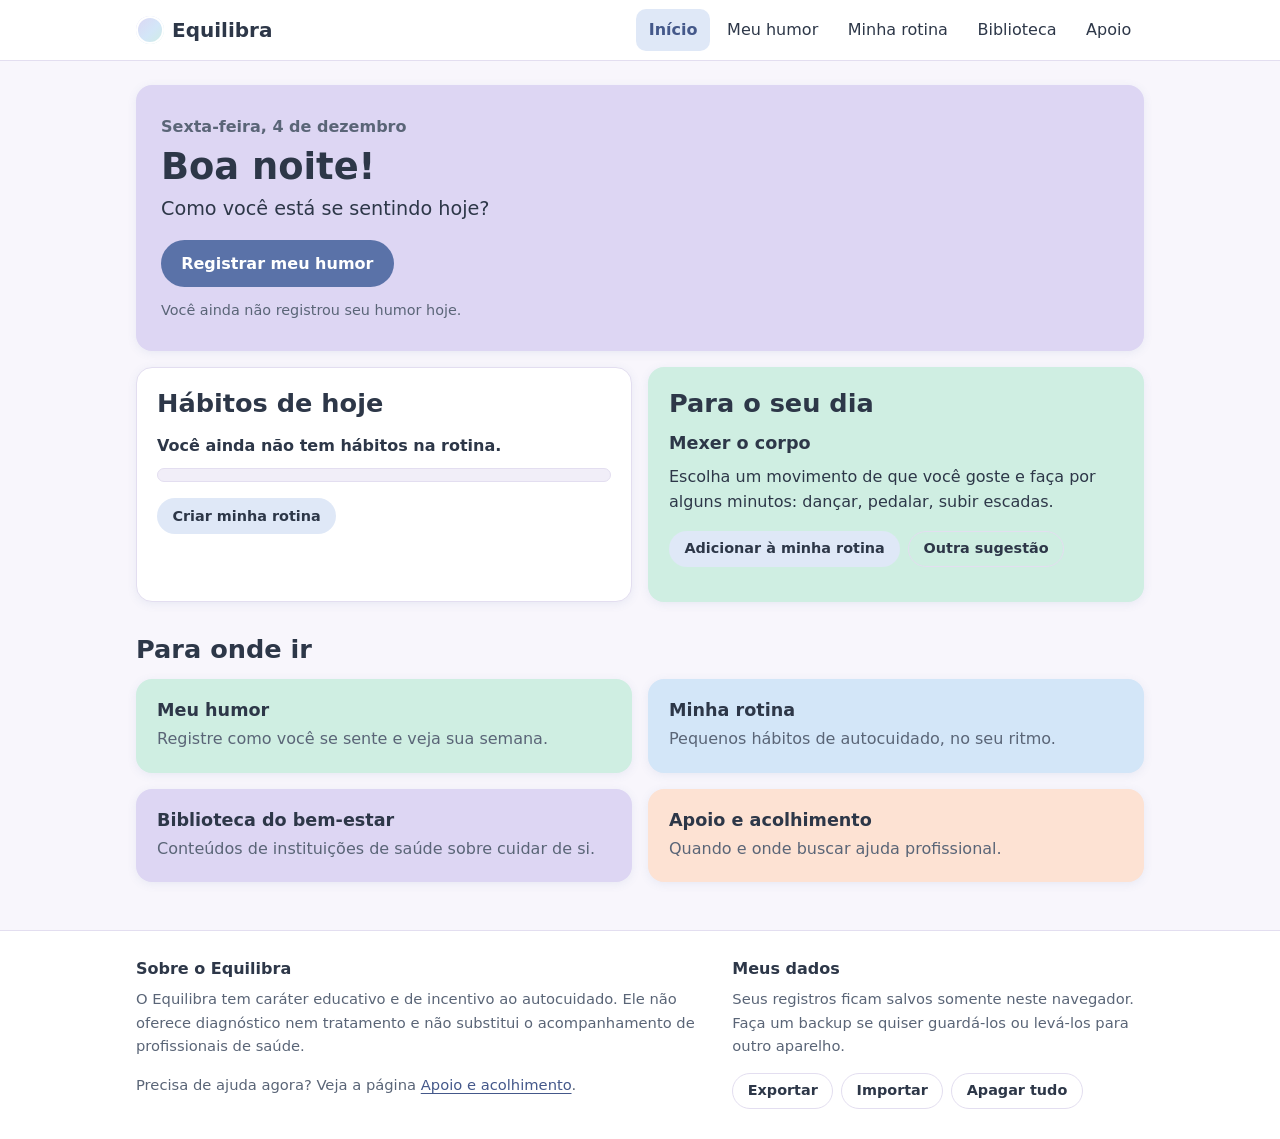
<file: index.html>
<!DOCTYPE html>
<html lang="pt-BR">
<head>
  <meta charset="UTF-8">
  <meta name="viewport" content="width=device-width, initial-scale=1">
  <meta name="description" content="Equilibra: acompanhe seu humor, crie hábitos de autocuidado e encontre orientações sobre bem-estar e saúde mental.">
  <title>Equilibra — Início</title>
  <link rel="stylesheet" href="css/style.css">
  <link rel="stylesheet" href="css/pages.css">
</head>
<body data-root="" data-page="inicio">

  <main id="conteudo" class="container" tabindex="-1">

    <section class="card card-lavender hero" aria-labelledby="saudacao">
      <p class="hero-date" id="data-hoje"></p>
      <h1 id="saudacao">Olá</h1>
      <p class="hero-question">Como você está se sentindo hoje?</p>
      <div class="hero-actions">
        <a class="btn btn-primary" href="pages/humor.html">Registrar meu humor</a>
      </div>
      <p class="small hero-status" id="humor-hoje"></p>
    </section>

    <div class="grid grid-2 dash-grid">
      <section class="card" aria-labelledby="titulo-habitos-hoje">
        <h2 id="titulo-habitos-hoje">Hábitos de hoje</h2>
        <p id="habitos-resumo" class="progress-text"></p>
        <div class="progress" id="habitos-trilha" role="progressbar" aria-label="Progresso dos hábitos de hoje"
             aria-valuemin="0" aria-valuemax="100" aria-valuenow="0">
          <div class="progress-bar" id="habitos-barra"></div>
        </div>
        <ul class="dash-habits" id="habitos-lista"></ul>
        <p><a class="btn btn-small" href="pages/rotina.html" id="habitos-link">Ir para Minha rotina</a></p>
      </section>

      <section class="card card-mint" aria-labelledby="titulo-sugestao">
        <h2 id="titulo-sugestao">Para o seu dia</h2>
        <h3 id="sugestao-titulo"></h3>
        <p id="sugestao-texto"></p>
        <div class="suggestion-actions">
          <button class="btn btn-small" type="button" id="sugestao-add">Adicionar à minha rotina</button>
          <button class="btn btn-small btn-ghost" type="button" id="sugestao-outra">Outra sugestão</button>
        </div>
        <p class="small" id="sugestao-msg" role="status" aria-live="polite"></p>
      </section>
    </div>

    <section aria-labelledby="titulo-atalhos" class="shortcuts">
      <h2 id="titulo-atalhos">Para onde ir</h2>
      <div class="grid grid-2">
        <a class="card shortcut shortcut-mint" href="pages/humor.html">
          <h3>Meu humor</h3>
          <p>Registre como você se sente e veja sua semana.</p>
        </a>
        <a class="card shortcut shortcut-sky" href="pages/rotina.html">
          <h3>Minha rotina</h3>
          <p>Pequenos hábitos de autocuidado, no seu ritmo.</p>
        </a>
        <a class="card shortcut shortcut-lavender" href="pages/biblioteca.html">
          <h3>Biblioteca do bem-estar</h3>
          <p>Conteúdos de instituições de saúde sobre cuidar de si.</p>
        </a>
        <a class="card shortcut shortcut-peach" href="pages/apoio.html">
          <h3>Apoio e acolhimento</h3>
          <p>Quando e onde buscar ajuda profissional.</p>
        </a>
      </div>
    </section>

  </main>

  <script src="js/storage.js"></script>
  <script src="js/main.js"></script>
  <script src="js/inicio.js"></script>
</body>
</html>
</file>
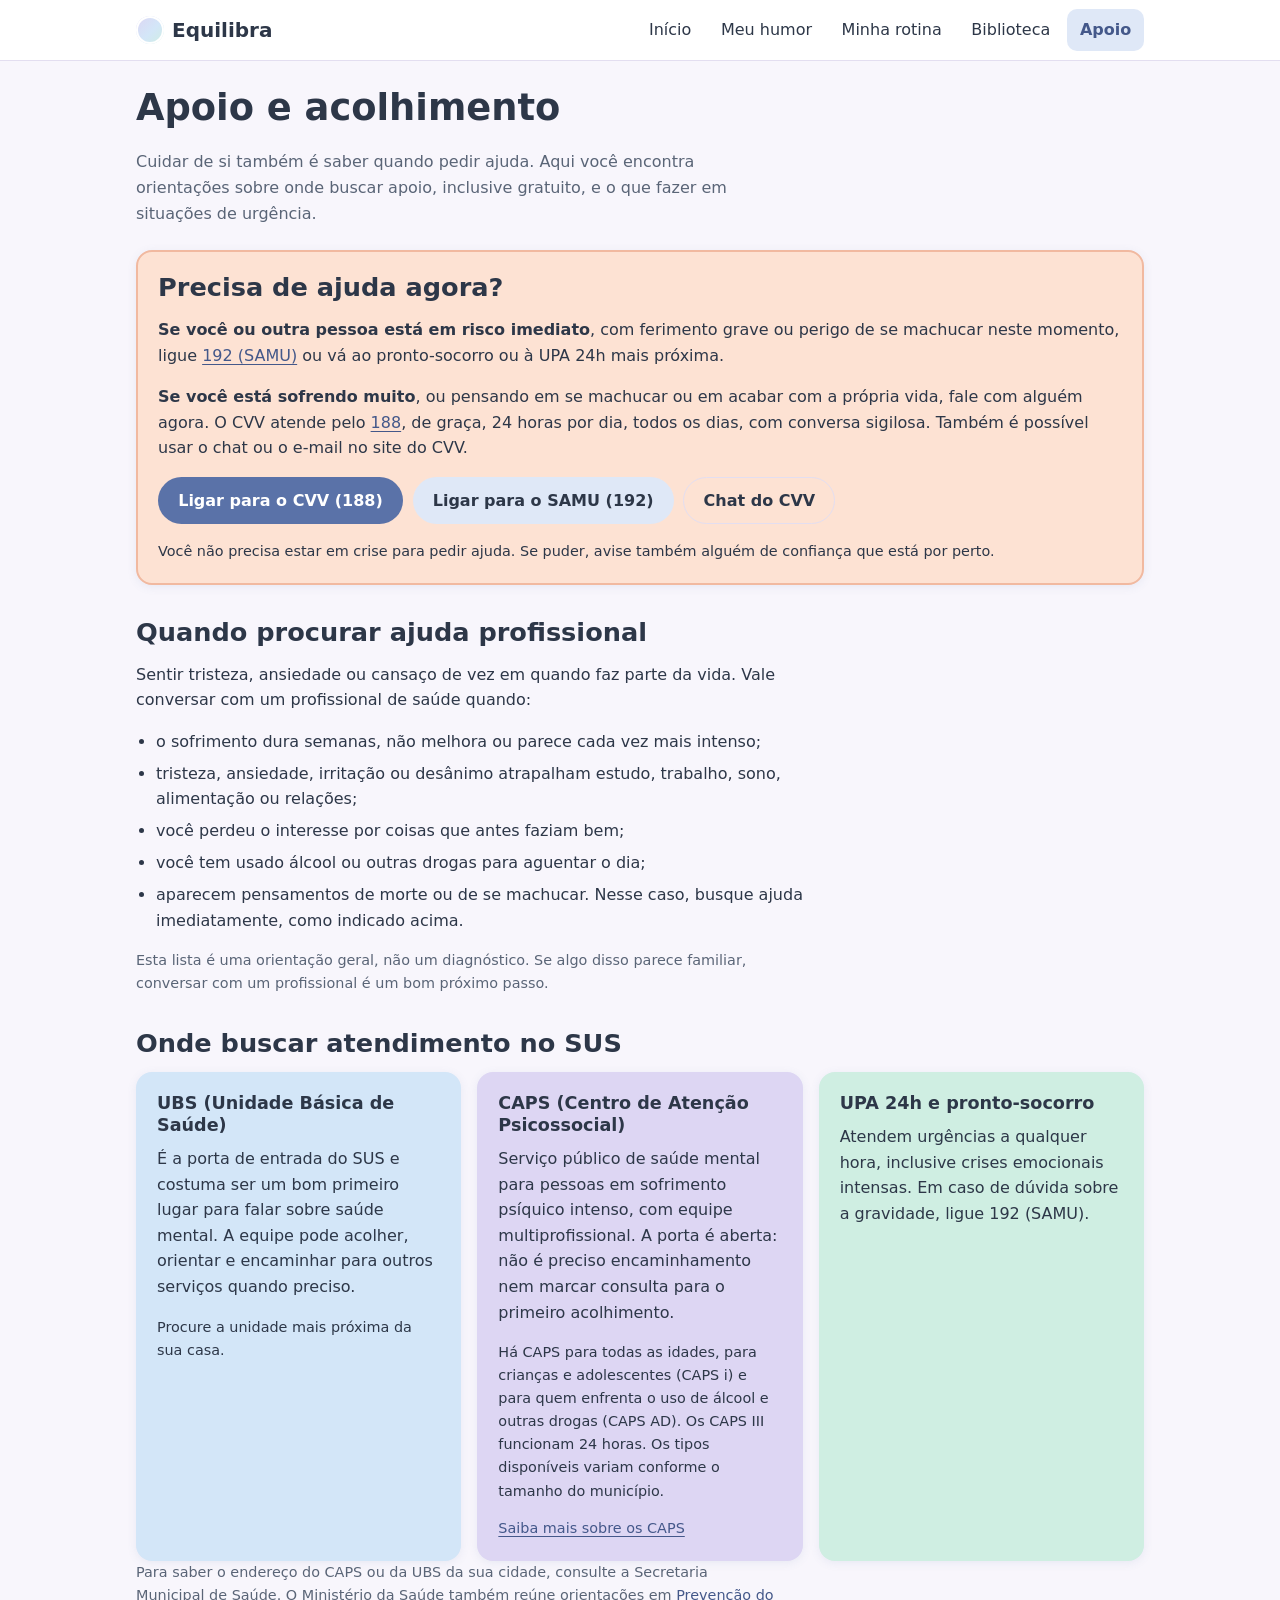
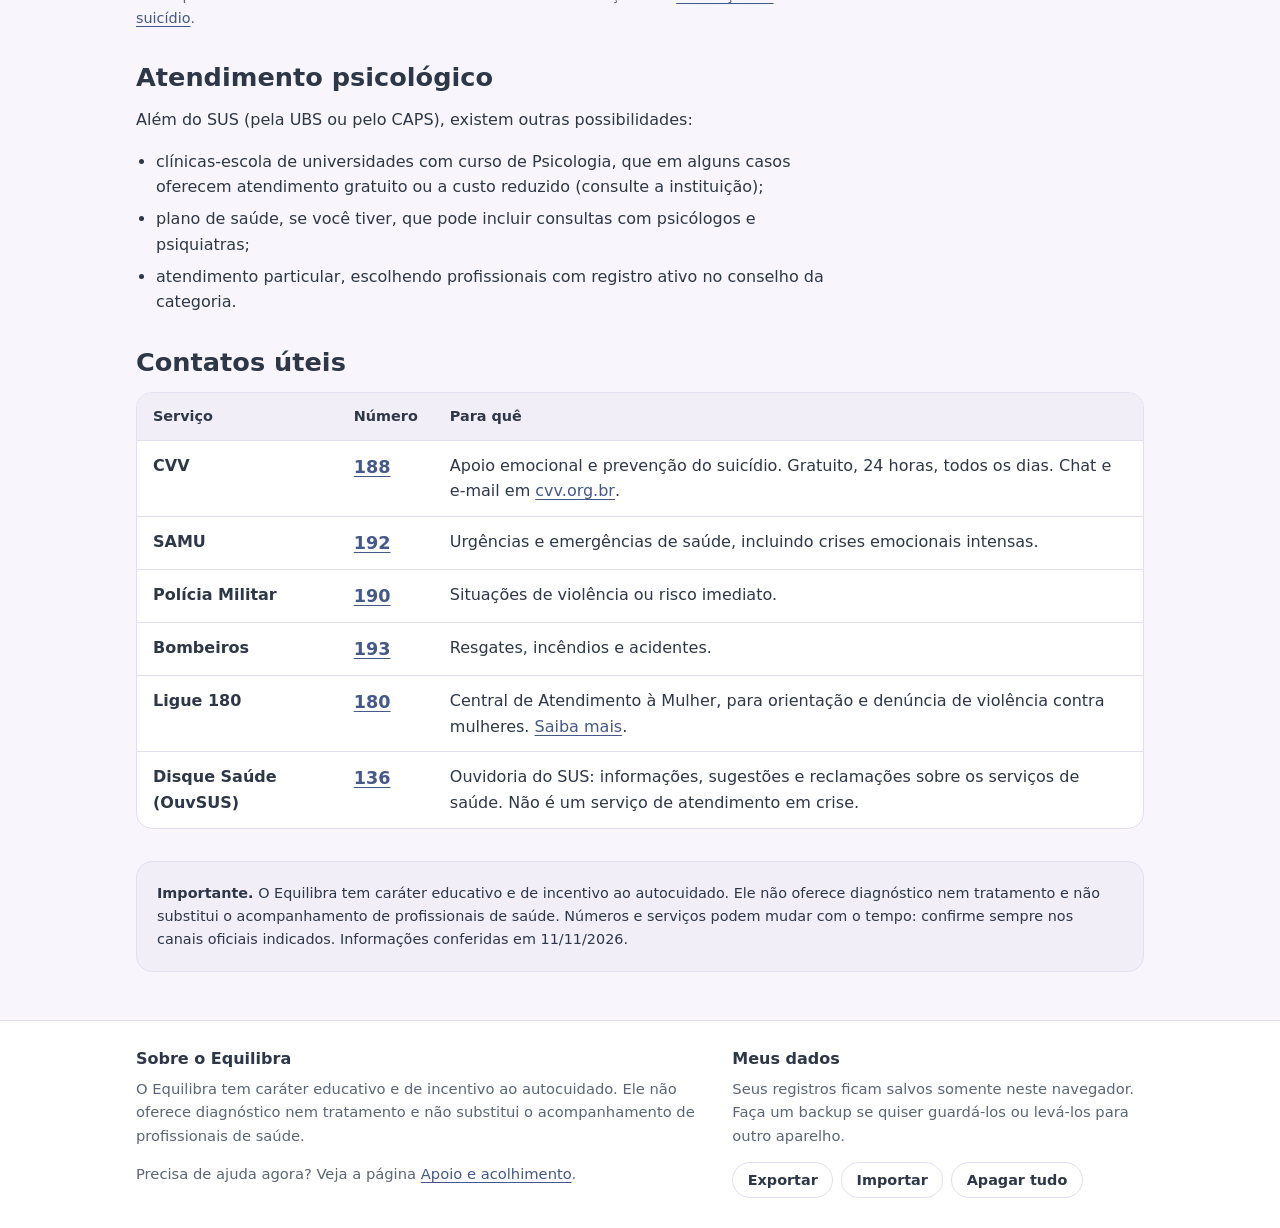
<file: pages/apoio.html>
<!DOCTYPE html>
<html lang="pt-BR">
<head>
  <meta charset="UTF-8">
  <meta name="viewport" content="width=device-width, initial-scale=1">
  <meta name="description" content="Apoio e acolhimento: quando procurar ajuda profissional, serviços do SUS (UBS, CAPS, UPA), contatos de apoio emocional e orientações para emergências.">
  <title>Apoio e acolhimento — Equilibra</title>
  <link rel="stylesheet" href="../css/style.css">
  <link rel="stylesheet" href="../css/pages.css">
</head>
<body data-root="../" data-page="apoio">

  <main id="conteudo" class="container" tabindex="-1">
    <div class="page-header">
      <h1>Apoio e acolhimento</h1>
      <p>Cuidar de si também é saber quando pedir ajuda. Aqui você encontra orientações sobre onde buscar apoio, inclusive gratuito, e o que fazer em situações de urgência.</p>
    </div>

    <section class="card card-peach crisis" aria-labelledby="titulo-agora">
      <h2 id="titulo-agora">Precisa de ajuda agora?</h2>

      <p><strong>Se você ou outra pessoa está em risco imediato</strong>, com ferimento grave ou perigo de se machucar neste momento, ligue <a href="tel:192">192 (SAMU)</a> ou vá ao pronto-socorro ou à UPA 24h mais próxima.</p>

      <p><strong>Se você está sofrendo muito</strong>, ou pensando em se machucar ou em acabar com a própria vida, fale com alguém agora. O CVV atende pelo <a href="tel:188">188</a>, de graça, 24 horas por dia, todos os dias, com conversa sigilosa. Também é possível usar o chat ou o e-mail no site do CVV.</p>

      <div class="crisis-actions">
        <a class="btn btn-primary" href="tel:188">Ligar para o CVV (188)</a>
        <a class="btn" href="tel:192">Ligar para o SAMU (192)</a>
        <a class="btn btn-ghost" href="https://cvv.org.br/chat/" target="_blank" rel="noopener noreferrer">Chat do CVV<span class="visually-hidden"> (abre em nova aba)</span></a>
      </div>

      <p class="small">Você não precisa estar em crise para pedir ajuda. Se puder, avise também alguém de confiança que está por perto.</p>
    </section>

    <section class="support-section" aria-labelledby="titulo-quando">
      <h2 id="titulo-quando">Quando procurar ajuda profissional</h2>
      <p>Sentir tristeza, ansiedade ou cansaço de vez em quando faz parte da vida. Vale conversar com um profissional de saúde quando:</p>
      <ul class="plain-list">
        <li>o sofrimento dura semanas, não melhora ou parece cada vez mais intenso;</li>
        <li>tristeza, ansiedade, irritação ou desânimo atrapalham estudo, trabalho, sono, alimentação ou relações;</li>
        <li>você perdeu o interesse por coisas que antes faziam bem;</li>
        <li>você tem usado álcool ou outras drogas para aguentar o dia;</li>
        <li>aparecem pensamentos de morte ou de se machucar. Nesse caso, busque ajuda imediatamente, como indicado acima.</li>
      </ul>
      <p class="small muted">Esta lista é uma orientação geral, não um diagnóstico. Se algo disso parece familiar, conversar com um profissional é um bom próximo passo.</p>
    </section>

    <section class="support-section" aria-labelledby="titulo-sus">
      <h2 id="titulo-sus">Onde buscar atendimento no SUS</h2>

      <div class="grid grid-3">
        <article class="card card-sky">
          <h3>UBS (Unidade Básica de Saúde)</h3>
          <p>É a porta de entrada do SUS e costuma ser um bom primeiro lugar para falar sobre saúde mental. A equipe pode acolher, orientar e encaminhar para outros serviços quando preciso.</p>
          <p class="small">Procure a unidade mais próxima da sua casa.</p>
        </article>

        <article class="card card-lavender">
          <h3>CAPS (Centro de Atenção Psicossocial)</h3>
          <p>Serviço público de saúde mental para pessoas em sofrimento psíquico intenso, com equipe multiprofissional. A porta é aberta: não é preciso encaminhamento nem marcar consulta para o primeiro acolhimento.</p>
          <p class="small">Há CAPS para todas as idades, para crianças e adolescentes (CAPS i) e para quem enfrenta o uso de álcool e outras drogas (CAPS AD). Os CAPS III funcionam 24 horas. Os tipos disponíveis variam conforme o tamanho do município.</p>
          <p class="small"><a href="https://www.gov.br/saude/pt-br/composicao/saes/desmad/raps/caps" target="_blank" rel="noopener noreferrer">Saiba mais sobre os CAPS<span class="visually-hidden"> (abre em nova aba)</span></a></p>
        </article>

        <article class="card card-mint">
          <h3>UPA 24h e pronto-socorro</h3>
          <p>Atendem urgências a qualquer hora, inclusive crises emocionais intensas. Em caso de dúvida sobre a gravidade, ligue 192 (SAMU).</p>
        </article>
      </div>

      <p class="small muted">Para saber o endereço do CAPS ou da UBS da sua cidade, consulte a Secretaria Municipal de Saúde. O Ministério da Saúde também reúne orientações em <a href="https://www.gov.br/saude/pt-br/assuntos/saude-de-a-a-z/s/suicidio-prevencao" target="_blank" rel="noopener noreferrer">Prevenção do suicídio<span class="visually-hidden"> (abre em nova aba)</span></a>.</p>
    </section>

    <section class="support-section" aria-labelledby="titulo-psico">
      <h2 id="titulo-psico">Atendimento psicológico</h2>
      <p>Além do SUS (pela UBS ou pelo CAPS), existem outras possibilidades:</p>
      <ul class="plain-list">
        <li>clínicas-escola de universidades com curso de Psicologia, que em alguns casos oferecem atendimento gratuito ou a custo reduzido (consulte a instituição);</li>
        <li>plano de saúde, se você tiver, que pode incluir consultas com psicólogos e psiquiatras;</li>
        <li>atendimento particular, escolhendo profissionais com registro ativo no conselho da categoria.</li>
      </ul>
    </section>

    <section class="support-section" aria-labelledby="titulo-contatos">
      <h2 id="titulo-contatos">Contatos úteis</h2>

      <div class="table-wrap">
        <table class="contacts">
          <caption class="visually-hidden">Telefones de apoio e emergência</caption>
          <thead>
            <tr>
              <th scope="col">Serviço</th>
              <th scope="col">Número</th>
              <th scope="col">Para quê</th>
            </tr>
          </thead>
          <tbody>
            <tr>
              <th scope="row">CVV</th>
              <td><a href="tel:188">188</a></td>
              <td>Apoio emocional e prevenção do suicídio. Gratuito, 24 horas, todos os dias. Chat e e-mail em <a href="https://cvv.org.br/" target="_blank" rel="noopener noreferrer">cvv.org.br<span class="visually-hidden"> (abre em nova aba)</span></a>.</td>
            </tr>
            <tr>
              <th scope="row">SAMU</th>
              <td><a href="tel:192">192</a></td>
              <td>Urgências e emergências de saúde, incluindo crises emocionais intensas.</td>
            </tr>
            <tr>
              <th scope="row">Polícia Militar</th>
              <td><a href="tel:190">190</a></td>
              <td>Situações de violência ou risco imediato.</td>
            </tr>
            <tr>
              <th scope="row">Bombeiros</th>
              <td><a href="tel:193">193</a></td>
              <td>Resgates, incêndios e acidentes.</td>
            </tr>
            <tr>
              <th scope="row">Ligue 180</th>
              <td><a href="tel:180">180</a></td>
              <td>Central de Atendimento à Mulher, para orientação e denúncia de violência contra mulheres. <a href="https://www.gov.br/pt-br/servicos/denunciar-e-buscar-ajuda-a-vitimas-de-violencia-contra-mulheres" target="_blank" rel="noopener noreferrer">Saiba mais<span class="visually-hidden"> (abre em nova aba)</span></a>.</td>
            </tr>
            <tr>
              <th scope="row">Disque Saúde (OuvSUS)</th>
              <td><a href="tel:136">136</a></td>
              <td>Ouvidoria do SUS: informações, sugestões e reclamações sobre os serviços de saúde. Não é um serviço de atendimento em crise.</td>
            </tr>
          </tbody>
        </table>
      </div>
    </section>

    <aside class="card card-soft support-note-box" aria-label="Aviso importante">
      <p class="small"><strong>Importante.</strong> O Equilibra tem caráter educativo e de incentivo ao autocuidado. Ele não oferece diagnóstico nem tratamento e não substitui o acompanhamento de profissionais de saúde. Números e serviços podem mudar com o tempo: confirme sempre nos canais oficiais indicados. Informações conferidas em 11/11/2026.</p>
    </aside>
  </main>

  <script src="../js/storage.js"></script>
  <script src="../js/main.js"></script>
</body>
</html>
</file>
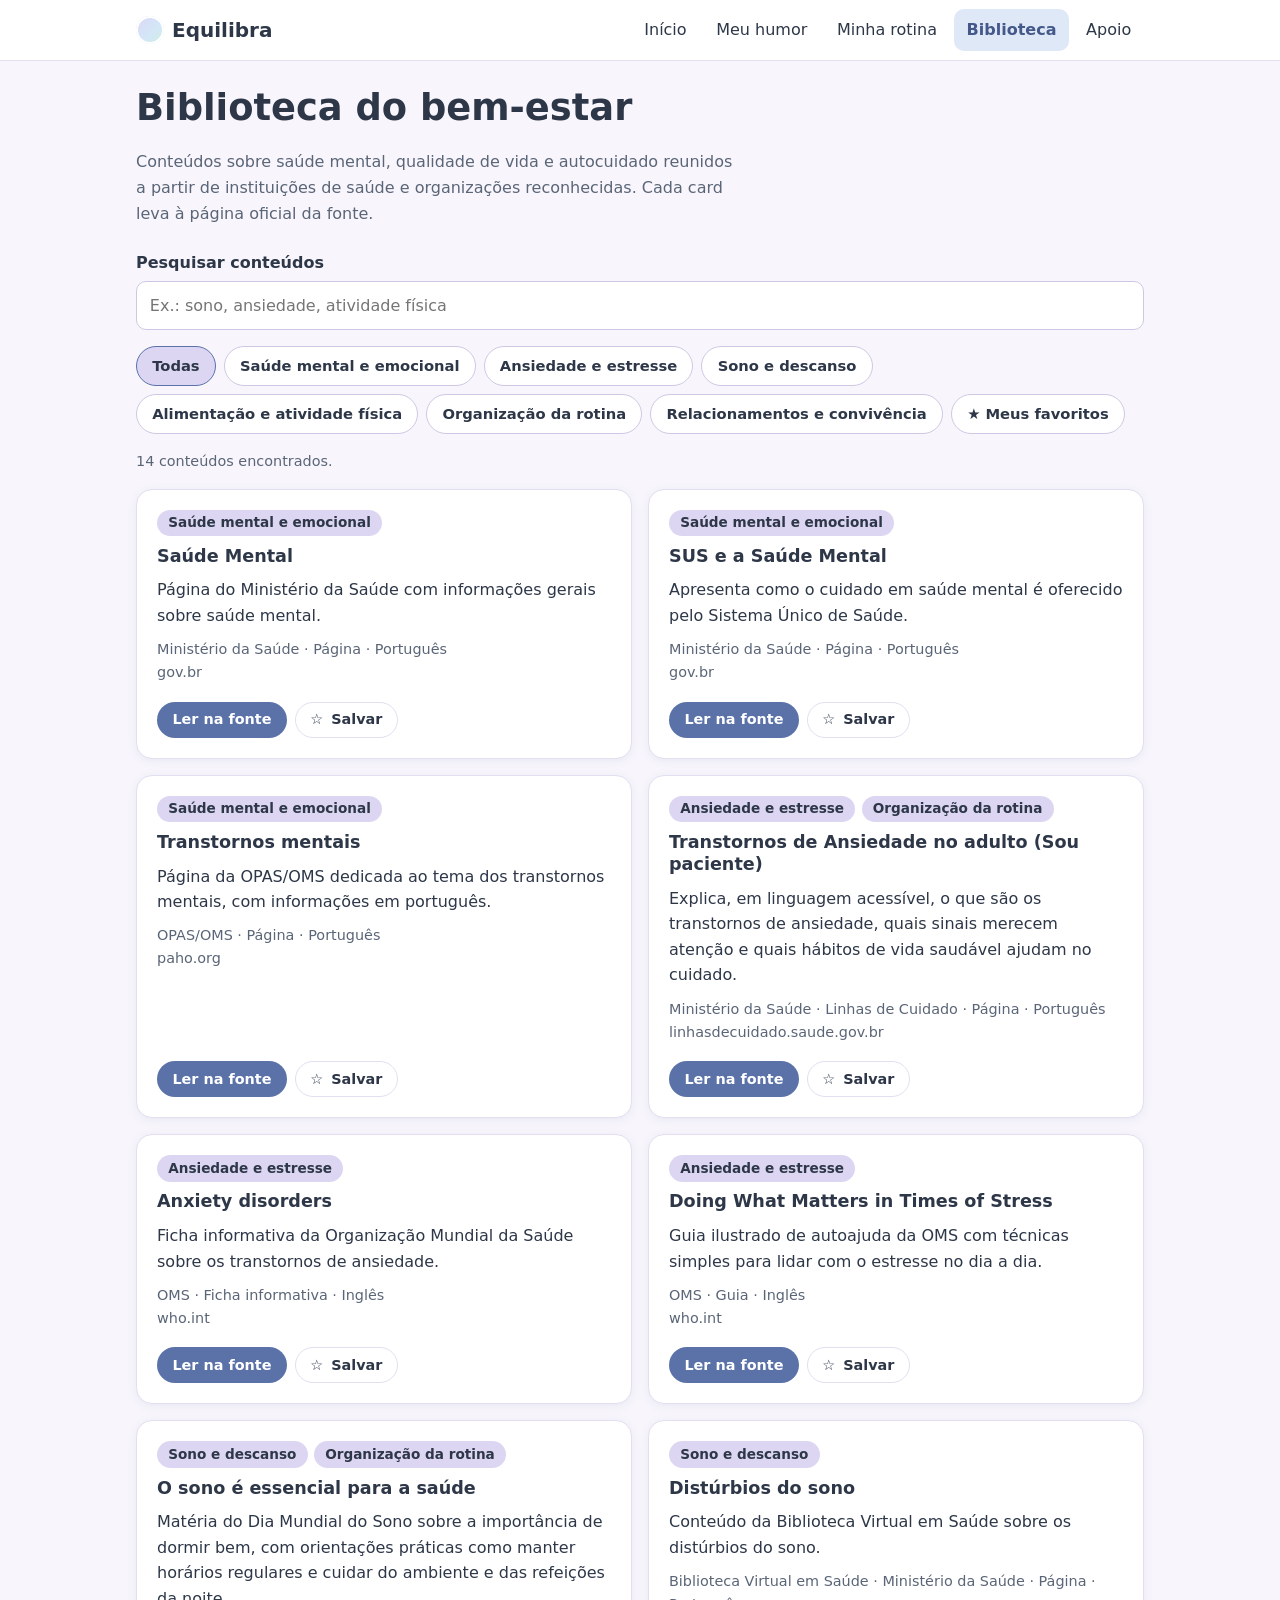
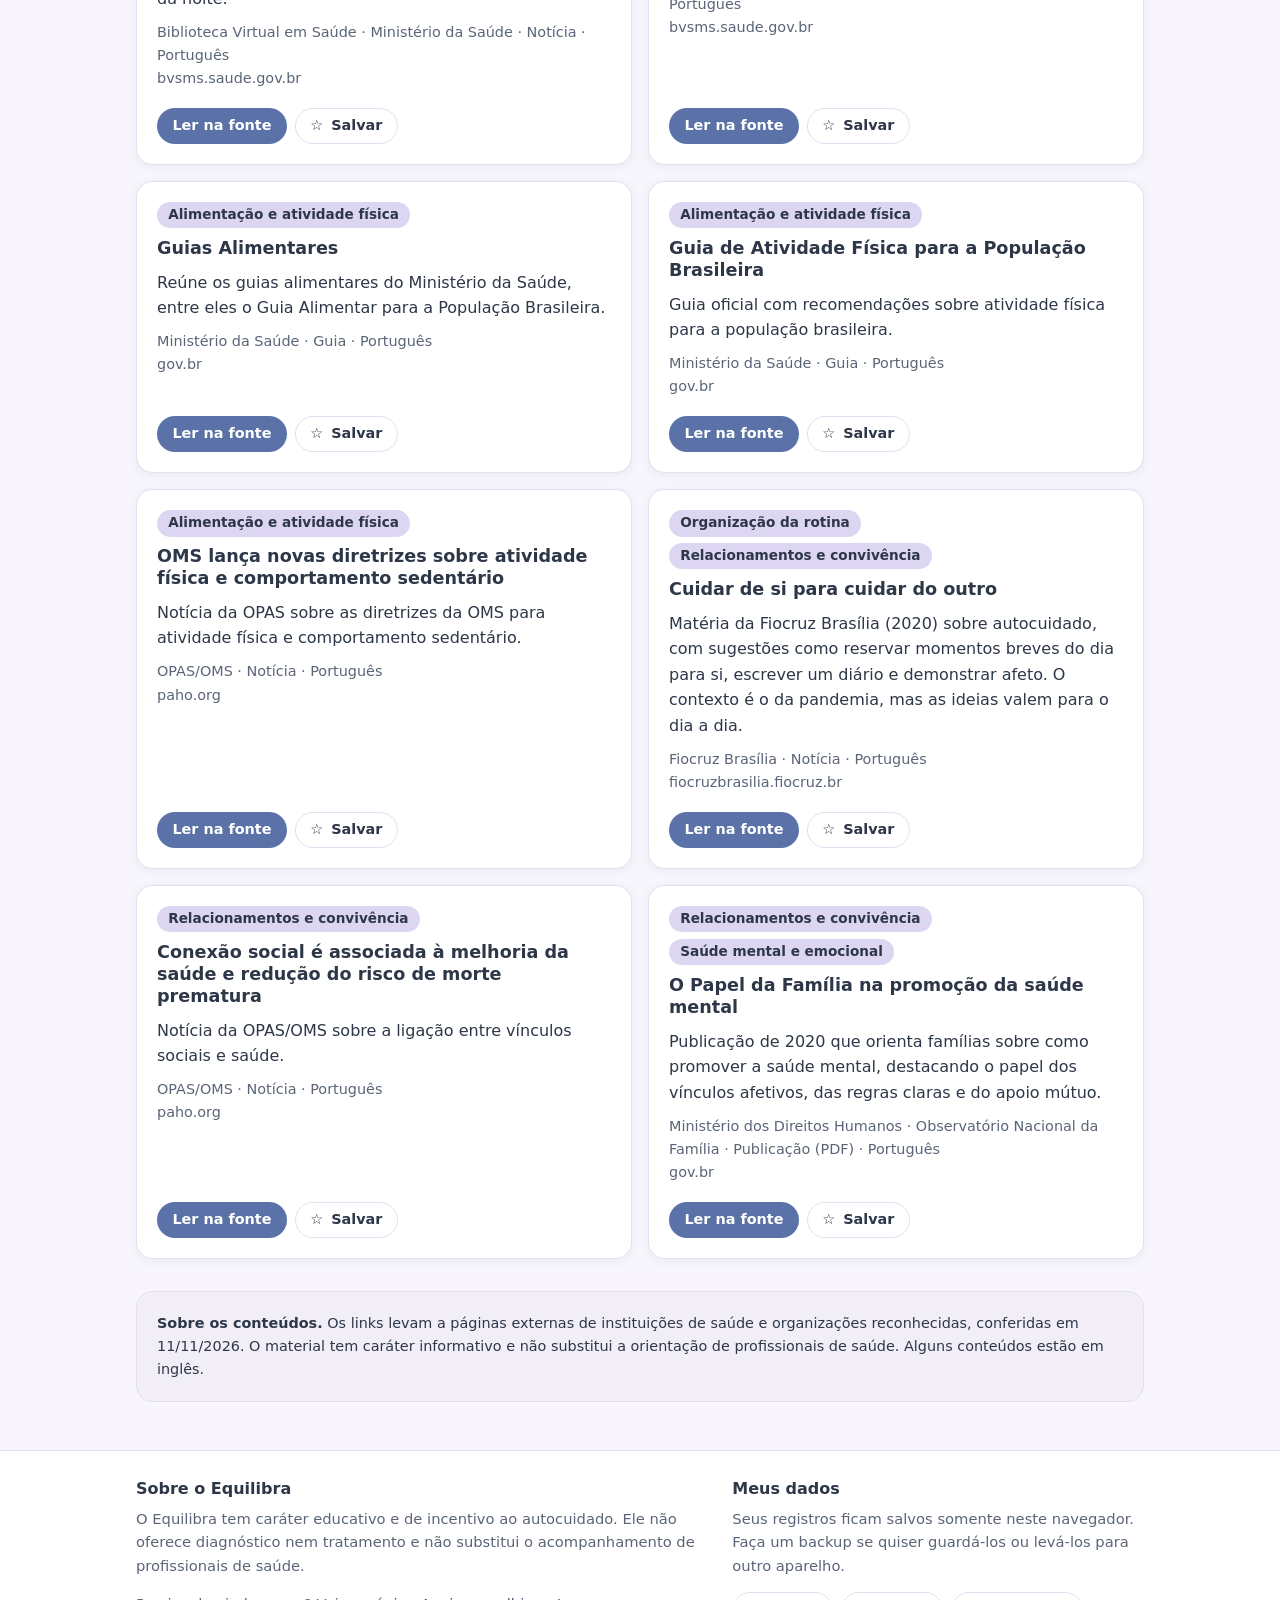
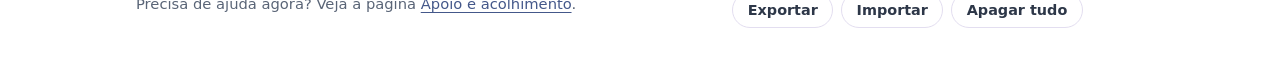
<file: pages/biblioteca.html>
<!DOCTYPE html>
<html lang="pt-BR">
<head>
  <meta charset="UTF-8">
  <meta name="viewport" content="width=device-width, initial-scale=1">
  <meta name="description" content="Biblioteca do bem-estar: conteúdos de instituições de saúde sobre saúde mental, sono, atividade física e autocuidado.">
  <title>Biblioteca do bem-estar — Equilibra</title>
  <link rel="stylesheet" href="../css/style.css">
  <link rel="stylesheet" href="../css/pages.css">
</head>
<body data-root="../" data-page="biblioteca">

  <main id="conteudo" class="container" tabindex="-1">
    <div class="page-header">
      <h1>Biblioteca do bem-estar</h1>
      <p>Conteúdos sobre saúde mental, qualidade de vida e autocuidado reunidos a partir de instituições de saúde e organizações reconhecidas. Cada card leva à página oficial da fonte.</p>
    </div>

    <section class="library-controls" aria-label="Buscar e filtrar conteúdos">
      <div class="field">
        <label for="busca">Pesquisar conteúdos</label>
        <input type="search" id="busca" autocomplete="off" placeholder="Ex.: sono, ansiedade, atividade física">
      </div>

      <div class="chip-list" id="filtros" role="group" aria-label="Filtrar por categoria"></div>
    </section>

    <p id="resultado" class="muted small library-status" role="status" aria-live="polite"></p>

    <div class="grid grid-2 article-grid" id="artigos"></div>

    <div id="sem-resultados" class="empty-state" hidden>
      <p>Nenhum conteúdo encontrado com esses filtros.</p>
      <p><button class="btn btn-small" type="button" id="limpar-filtros">Limpar filtros</button></p>
    </div>

    <aside class="card card-soft library-note" aria-label="Sobre os conteúdos">
      <p class="small"><strong>Sobre os conteúdos.</strong> Os links levam a páginas externas de instituições de saúde e organizações reconhecidas, conferidas em 11/11/2026. O material tem caráter informativo e não substitui a orientação de profissionais de saúde. Alguns conteúdos estão em inglês.</p>
    </aside>
  </main>

  <script src="../js/storage.js"></script>
  <script src="../js/main.js"></script>
  <script src="../js/artigos.js"></script>
  <script src="../js/biblioteca.js"></script>
</body>
</html>
</file>
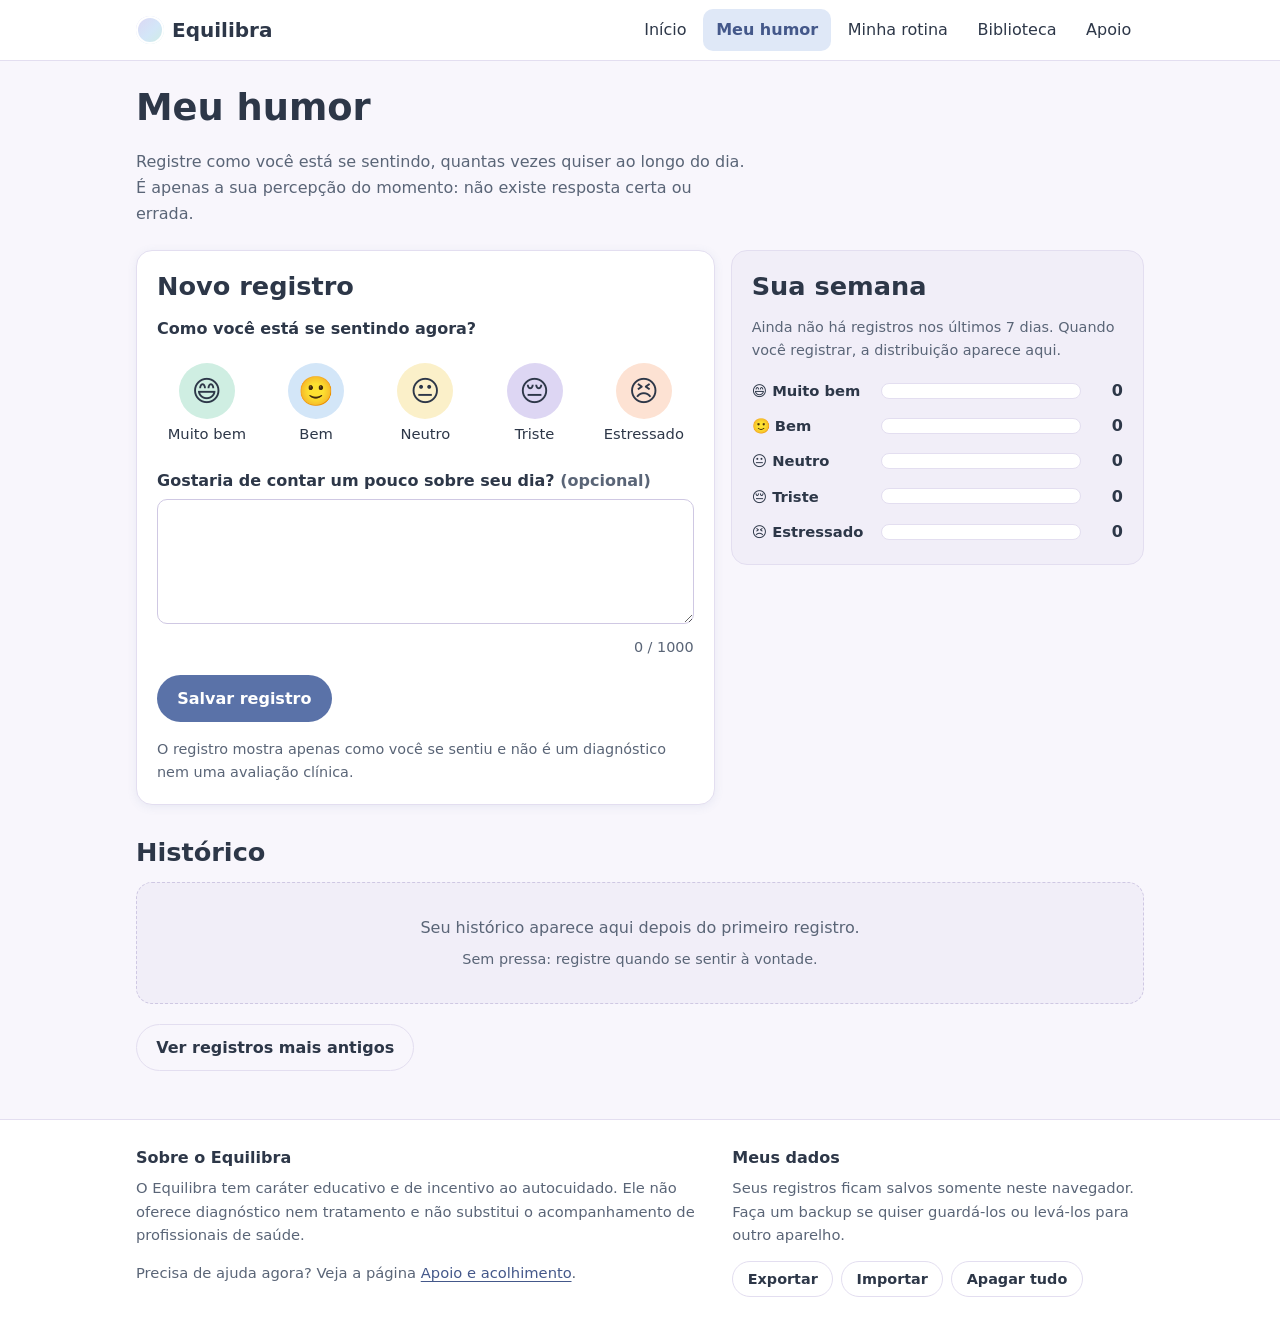
<file: pages/humor.html>
<!DOCTYPE html>
<html lang="pt-BR">
<head>
  <meta charset="UTF-8">
  <meta name="viewport" content="width=device-width, initial-scale=1">
  <meta name="description" content="Registre como você está se sentindo, acompanhe sua semana e veja seu histórico emocional no Equilibra.">
  <title>Meu humor — Equilibra</title>
  <link rel="stylesheet" href="../css/style.css">
  <link rel="stylesheet" href="../css/pages.css">
</head>
<body data-root="../" data-page="humor">

  <main id="conteudo" class="container" tabindex="-1">
    <div class="page-header">
      <h1>Meu humor</h1>
      <p>Registre como você está se sentindo, quantas vezes quiser ao longo do dia. É apenas a sua percepção do momento: não existe resposta certa ou errada.</p>
    </div>

    <div class="humor-layout">
      <section class="card" aria-labelledby="titulo-registro">
        <h2 id="titulo-registro">Novo registro</h2>

        <form id="form-humor" novalidate>
          <fieldset class="mood-picker">
            <legend>Como você está se sentindo agora?</legend>
            <div class="mood-options" id="mood-options"></div>
          </fieldset>

          <p id="erro-humor" class="form-error" role="alert" hidden>Escolha como você está se sentindo para salvar o registro.</p>

          <div class="field">
            <label for="nota">Gostaria de contar um pouco sobre seu dia? <span class="muted">(opcional)</span></label>
            <textarea id="nota" name="nota" maxlength="1000" rows="4"></textarea>
            <p class="small muted field-hint" id="nota-contador">0 / 1000</p>
          </div>

          <button class="btn btn-primary" type="submit">Salvar registro</button>

          <div id="feedback-humor" class="feedback" role="status" aria-live="polite"></div>

          <p class="small muted note-disclaimer">O registro mostra apenas como você se sentiu e não é um diagnóstico nem uma avaliação clínica.</p>
        </form>
      </section>

      <section class="card card-soft" aria-labelledby="titulo-semana">
        <h2 id="titulo-semana">Sua semana</h2>
        <p class="muted small" id="resumo-semana"></p>
        <ul class="mood-chart" id="grafico-semana"></ul>
      </section>
    </div>

    <section class="history" aria-labelledby="titulo-historico">
      <h2 id="titulo-historico" tabindex="-1">Histórico</h2>
      <div id="historico"></div>
      <button id="ver-mais" class="btn btn-ghost" type="button" hidden>Ver registros mais antigos</button>
    </section>
  </main>

  <script src="../js/storage.js"></script>
  <script src="../js/main.js"></script>
  <script src="../js/humor.js"></script>
</body>
</html>
</file>
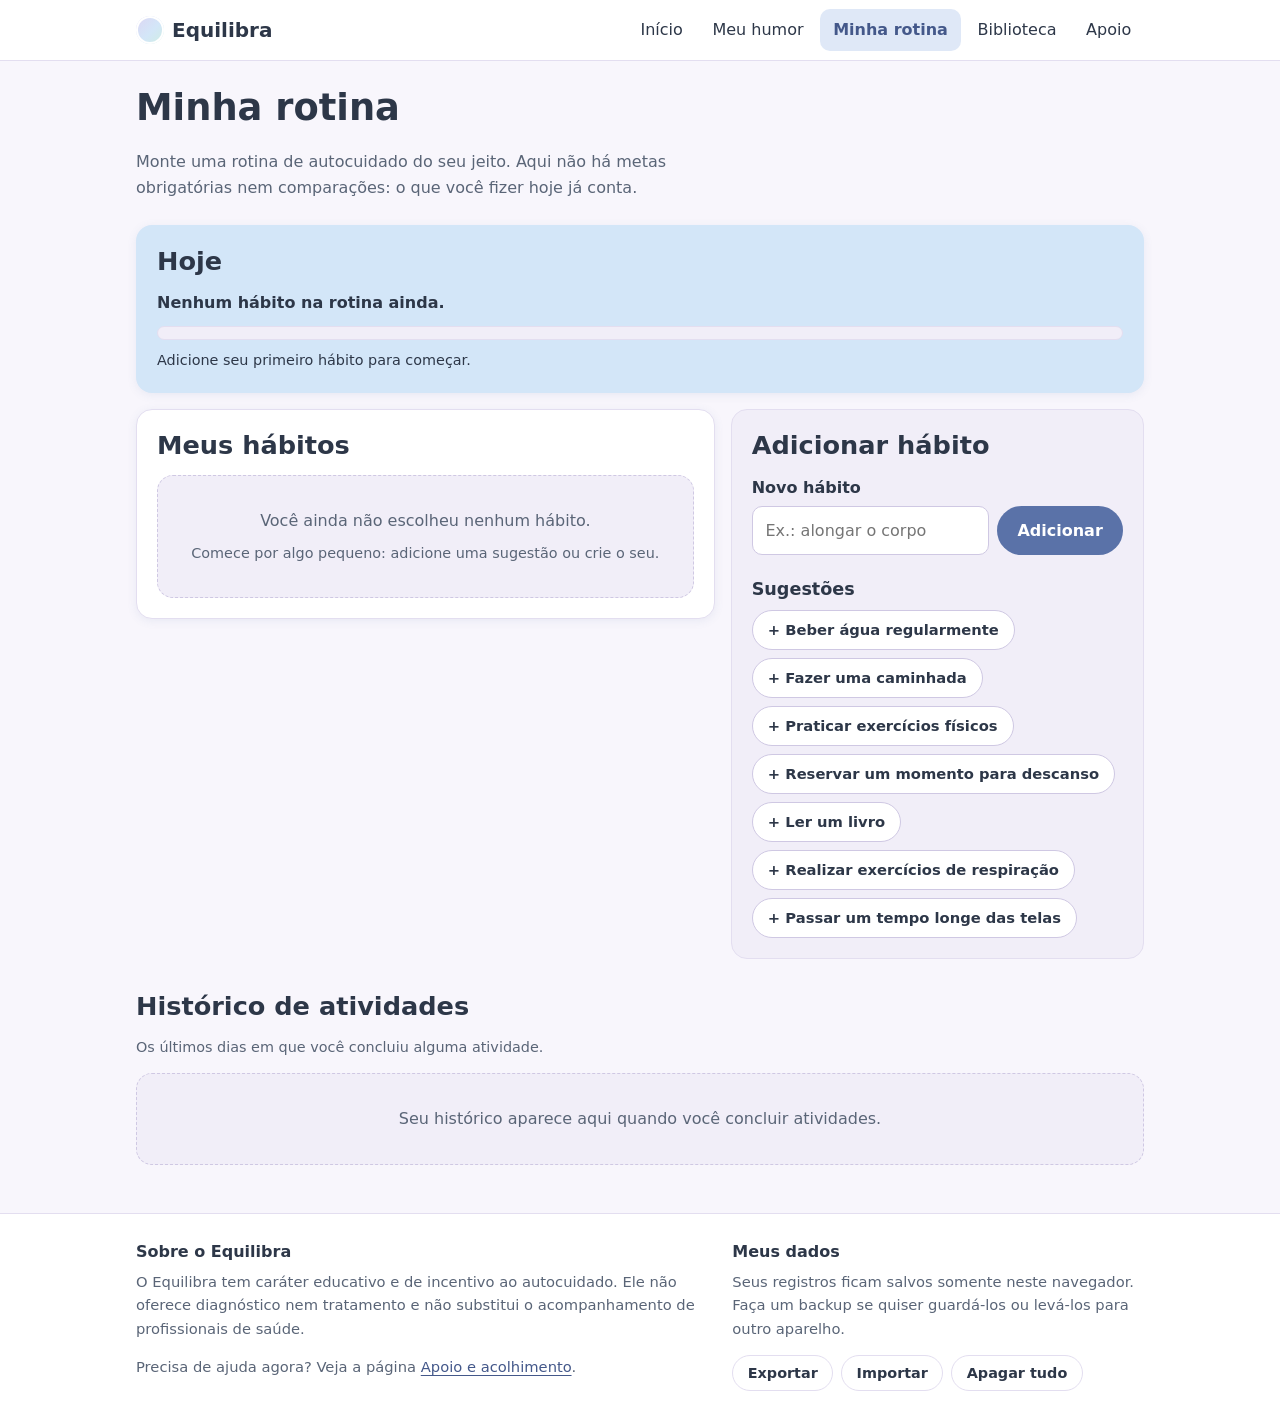
<file: pages/rotina.html>
<!DOCTYPE html>
<html lang="pt-BR">
<head>
  <meta charset="UTF-8">
  <meta name="viewport" content="width=device-width, initial-scale=1">
  <meta name="description" content="Crie pequenos hábitos de autocuidado, marque o que você fez hoje e acompanhe seu progresso no Equilibra.">
  <title>Minha rotina — Equilibra</title>
  <link rel="stylesheet" href="../css/style.css">
  <link rel="stylesheet" href="../css/pages.css">
</head>
<body data-root="../" data-page="rotina">

  <main id="conteudo" class="container" tabindex="-1">
    <div class="page-header">
      <h1>Minha rotina</h1>
      <p>Monte uma rotina de autocuidado do seu jeito. Aqui não há metas obrigatórias nem comparações: o que você fizer hoje já conta.</p>
    </div>

    <section class="card card-sky progress-card" aria-labelledby="titulo-hoje">
      <h2 id="titulo-hoje">Hoje</h2>
      <p id="progresso-texto" class="progress-text"></p>
      <div class="progress" id="progresso-trilha" role="progressbar" aria-label="Progresso dos hábitos de hoje"
           aria-valuemin="0" aria-valuemax="100" aria-valuenow="0">
        <div class="progress-bar" id="progresso-barra"></div>
      </div>
      <p id="progresso-msg" class="small progress-msg"></p>
    </section>

    <div class="rotina-layout">
      <section class="card" aria-labelledby="titulo-habitos">
        <h2 id="titulo-habitos">Meus hábitos</h2>

        <ul class="habit-list" id="lista-habitos"></ul>

        <div id="vazio-habitos" class="empty-state" hidden>
          <p>Você ainda não escolheu nenhum hábito.</p>
          <p class="small">Comece por algo pequeno: adicione uma sugestão ou crie o seu.</p>
        </div>
      </section>

      <section class="card card-soft" aria-labelledby="titulo-adicionar">
        <h2 id="titulo-adicionar">Adicionar hábito</h2>

        <form id="form-habito" novalidate>
          <label for="novo-habito">Novo hábito</label>
          <div class="inline-form">
            <input type="text" id="novo-habito" name="habito" maxlength="80" autocomplete="off"
                   placeholder="Ex.: alongar o corpo" aria-describedby="msg-habito">
            <button class="btn btn-primary" type="submit">Adicionar</button>
          </div>
          <p id="msg-habito" class="small form-error" role="alert"></p>
        </form>

        <div id="sugestoes-bloco" class="suggestions" hidden>
          <h3>Sugestões</h3>
          <div class="chip-list" id="sugestoes"></div>
        </div>
      </section>
    </div>

    <section class="history" aria-labelledby="titulo-historico-rotina">
      <h2 id="titulo-historico-rotina">Histórico de atividades</h2>
      <p class="muted small">Os últimos dias em que você concluiu alguma atividade.</p>
      <div id="historico-rotina"></div>
    </section>
  </main>

  <script src="../js/storage.js"></script>
  <script src="../js/main.js"></script>
  <script src="../js/rotina.js"></script>
</body>
</html>
</file>
<file: css/style.css>
/* ==========================================================
   Equilibra — estilos base (mobile-first, tons pastel)
   ========================================================== */

:root {
  /* Superfícies e texto */
  --bg: #f8f6fc;
  --surface: #ffffff;
  --surface-soft: #f1eef8;
  --border: #e3def0;
  --text: #2d3748;
  --text-soft: #5a6577;

  /* Cores pastel de apoio */
  --lavender: #ddd6f3;
  --mint: #cfeee2;
  --sky: #d3e6f8;
  --peach: #fde2d3;
  --rose: #f8d7df;
  --butter: #fbf0c9;

  /* Destaque (links, foco, elementos ativos) */
  --accent: #5a72a8;
  --accent-strong: #44588a;
  --accent-soft: #dfe8f7;

  /* Cores dos sentimentos */
  --mood-muito-bem: var(--mint);
  --mood-bem: var(--sky);
  --mood-neutro: var(--butter);
  --mood-triste: var(--lavender);
  --mood-estressado: var(--peach);

  /* Forma e ritmo */
  --radius: 16px;
  --radius-sm: 10px;
  --shadow: 0 2px 10px rgba(90, 114, 168, 0.1);
  --gap: 1rem;
  --maxw: 1040px;
  --font: system-ui, -apple-system, "Segoe UI", Roboto, "Helvetica Neue", Arial, sans-serif;
}

/* ---------- Reset leve ---------- */
*, *::before, *::after { box-sizing: border-box; }

html { -webkit-text-size-adjust: 100%; scroll-behavior: smooth; }

body {
  margin: 0;
  min-height: 100vh;
  display: flex;
  flex-direction: column;
  font-family: var(--font);
  font-size: 1rem;
  line-height: 1.6;
  color: var(--text);
  background: var(--bg);
}

img, svg, canvas { max-width: 100%; display: block; }

h1, h2, h3 { line-height: 1.25; margin: 0 0 0.5em; color: var(--text); }
h1 { font-size: clamp(1.6rem, 4vw + 0.8rem, 2.3rem); }
h2 { font-size: clamp(1.25rem, 2vw + 0.8rem, 1.6rem); }
h3 { font-size: 1.1rem; }
p { margin: 0 0 1em; }

a { color: var(--accent-strong); text-underline-offset: 3px; }
a:hover { color: var(--accent); }

:focus-visible {
  outline: 3px solid var(--accent);
  outline-offset: 2px;
  border-radius: 4px;
}

.visually-hidden {
  position: absolute !important;
  width: 1px; height: 1px;
  margin: -1px; padding: 0;
  overflow: hidden;
  clip: rect(0, 0, 0, 0);
  white-space: nowrap;
  border: 0;
}

.skip-link {
  position: absolute;
  left: 1rem; top: -4rem;
  background: var(--surface);
  color: var(--accent-strong);
  padding: 0.6rem 1rem;
  border-radius: var(--radius-sm);
  box-shadow: var(--shadow);
  z-index: 100;
}
.skip-link:focus { top: 1rem; }

/* ---------- Layout ---------- */
.container {
  width: 100%;
  max-width: var(--maxw);
  margin-inline: auto;
  padding-inline: 1rem;
}

main { flex: 1; padding-block: 1.5rem 3rem; }

.page-header { margin-bottom: 1.5rem; }
.page-header p { color: var(--text-soft); max-width: 60ch; margin-bottom: 0; }

.grid {
  display: grid;
  gap: var(--gap);
  grid-template-columns: 1fr;
}
@media (min-width: 640px) {
  .grid-2 { grid-template-columns: repeat(2, 1fr); }
  .grid-3 { grid-template-columns: repeat(2, 1fr); }
}
@media (min-width: 900px) {
  .grid-3 { grid-template-columns: repeat(3, 1fr); }
}

.stack > * + * { margin-top: var(--gap); }

/* ---------- Cabeçalho e navegação ---------- */
.site-header {
  position: sticky;
  top: 0;
  z-index: 50;
  background: rgba(255, 255, 255, 0.92);
  backdrop-filter: blur(8px);
  border-bottom: 1px solid var(--border);
}

.header-inner {
  display: flex;
  align-items: center;
  justify-content: space-between;
  min-height: 60px;
  gap: 1rem;
}

.brand {
  display: inline-flex;
  align-items: center;
  gap: 0.5rem;
  font-weight: 700;
  font-size: 1.25rem;
  color: var(--text);
  text-decoration: none;
}
.brand:hover { color: var(--accent-strong); }
.brand-mark {
  width: 28px; height: 28px;
  border-radius: 50%;
  background: linear-gradient(135deg, var(--lavender), var(--sky) 55%, var(--mint));
  box-shadow: inset 0 0 0 2px #fff;
  flex: none;
}

.nav-toggle {
  display: inline-flex;
  align-items: center;
  justify-content: center;
  width: 44px; height: 44px;
  border: 1px solid var(--border);
  border-radius: var(--radius-sm);
  background: var(--surface);
  color: var(--text);
  font-size: 1.3rem;
  cursor: pointer;
}

.site-nav {
  display: none;
  position: absolute;
  left: 0; right: 0; top: 100%;
  background: var(--surface);
  border-bottom: 1px solid var(--border);
  padding: 0.5rem 1rem 1rem;
}
.site-nav.is-open { display: block; }

.site-nav ul {
  list-style: none;
  margin: 0; padding: 0;
  display: flex;
  flex-direction: column;
  gap: 0.25rem;
}

.site-nav a {
  display: block;
  padding: 0.7rem 0.9rem;
  border-radius: var(--radius-sm);
  color: var(--text);
  text-decoration: none;
  font-weight: 500;
}
.site-nav a:hover { background: var(--surface-soft); }
.site-nav a[aria-current="page"] {
  background: var(--accent-soft);
  color: var(--accent-strong);
  font-weight: 700;
}

@media (min-width: 820px) {
  .nav-toggle { display: none; }
  .site-nav {
    display: block;
    position: static;
    background: none;
    border: 0;
    padding: 0;
  }
  .site-nav ul { flex-direction: row; gap: 0.25rem; }
  .site-nav a { padding: 0.5rem 0.8rem; }
}

/* ---------- Cards ---------- */
.card {
  background: var(--surface);
  border: 1px solid var(--border);
  border-radius: var(--radius);
  box-shadow: var(--shadow);
  padding: 1.25rem;
}
.card h2, .card h3 { margin-top: 0; }
.card-soft { background: var(--surface-soft); box-shadow: none; }
.card-mint { background: var(--mint); border-color: transparent; }
.card-sky { background: var(--sky); border-color: transparent; }
.card-lavender { background: var(--lavender); border-color: transparent; }
.card-peach { background: var(--peach); border-color: transparent; }

/* ---------- Botões ---------- */
.btn {
  display: inline-flex;
  align-items: center;
  justify-content: center;
  gap: 0.5rem;
  min-height: 44px;
  padding: 0.6rem 1.2rem;
  font: inherit;
  font-weight: 600;
  color: var(--text);
  background: var(--accent-soft);
  border: 1px solid transparent;
  border-radius: 999px;
  cursor: pointer;
  text-decoration: none;
  transition: background 0.15s ease, transform 0.15s ease;
}
.btn:hover { background: #cddcf3; color: var(--text); }
.btn:active { transform: translateY(1px); }

.btn-primary { background: var(--accent); color: #fff; }
.btn-primary:hover { background: var(--accent-strong); color: #fff; }

.btn-ghost { background: transparent; border-color: var(--border); }
.btn-ghost:hover { background: var(--surface-soft); }

.btn-small { min-height: 36px; padding: 0.3rem 0.9rem; font-size: 0.9rem; }

.btn[disabled] { opacity: 0.55; cursor: not-allowed; }

/* ---------- Formulários ---------- */
label { font-weight: 600; display: block; margin-bottom: 0.35rem; }

input[type="text"],
input[type="search"],
textarea,
select {
  width: 100%;
  font: inherit;
  color: var(--text);
  background: var(--surface);
  border: 1px solid #cfc8e3;
  border-radius: var(--radius-sm);
  padding: 0.65rem 0.8rem;
}
textarea { min-height: 110px; resize: vertical; }

/* ---------- Etiquetas e utilidades ---------- */
.tag {
  display: inline-block;
  padding: 0.15rem 0.7rem;
  border-radius: 999px;
  background: var(--lavender);
  font-size: 0.85rem;
  font-weight: 600;
}

.muted { color: var(--text-soft); }
.small { font-size: 0.9rem; }

.empty-state {
  text-align: center;
  padding: 2rem 1rem;
  color: var(--text-soft);
  background: var(--surface-soft);
  border: 1px dashed #cfc8e3;
  border-radius: var(--radius);
}

.progress {
  width: 100%;
  height: 14px;
  background: var(--surface-soft);
  border: 1px solid var(--border);
  border-radius: 999px;
  overflow: hidden;
}
.progress-bar {
  height: 100%;
  width: 0;
  background: linear-gradient(90deg, var(--sky), var(--mint));
  border-radius: 999px;
  transition: width 0.4s ease;
}

/* ---------- Rodapé ---------- */
.site-footer {
  background: var(--surface);
  border-top: 1px solid var(--border);
  padding-block: 1.75rem;
  font-size: 0.92rem;
  color: var(--text-soft);
}
.site-footer .footer-grid { display: grid; gap: 1.25rem; }
@media (min-width: 720px) {
  .site-footer .footer-grid { grid-template-columns: 1.4fr 1fr; }
}
.site-footer h2 { font-size: 1rem; }
.footer-actions { display: flex; flex-wrap: wrap; gap: 0.5rem; }

/* ---------- Aviso (toast) ---------- */
.toast-area {
  position: fixed;
  left: 50%;
  bottom: 1.25rem;
  transform: translateX(-50%);
  z-index: 200;
  display: flex;
  flex-direction: column;
  gap: 0.5rem;
  width: min(92vw, 420px);
  pointer-events: none;
}
.toast {
  background: var(--text);
  color: #fff;
  padding: 0.75rem 1rem;
  border-radius: var(--radius-sm);
  box-shadow: 0 6px 20px rgba(0, 0, 0, 0.2);
  animation: toast-in 0.25s ease;
}
@keyframes toast-in {
  from { opacity: 0; transform: translateY(8px); }
  to { opacity: 1; transform: translateY(0); }
}

/* ---------- Movimento reduzido ---------- */
@media (prefers-reduced-motion: reduce) {
  html { scroll-behavior: auto; }
  *, *::before, *::after {
    animation-duration: 0.01ms !important;
    transition-duration: 0.01ms !important;
  }
}
</file>
<file: css/pages.css>
/* ==========================================================
   Equilibra — estilos específicos de cada tela
   Seções: formulários comuns · Início · Humor · Rotina ·
           Biblioteca · Apoio
   ========================================================== */

/* ---------- Formulários e elementos comuns às telas ---------- */

fieldset { border: 0; margin: 0; padding: 0; min-width: 0; }
legend { font-weight: 700; padding: 0; margin-bottom: 0.75rem; }

.field { margin-block: 1rem; }
.field-hint { margin: 0.25rem 0 0; text-align: right; }

.form-error {
  color: #8a3a2d;
  background: var(--peach);
  border-radius: var(--radius-sm);
  padding: 0.5rem 0.8rem;
  margin: 0.75rem 0;
  font-weight: 600;
}
.form-error:empty { display: none; }

.chip-list { display: flex; flex-wrap: wrap; gap: 0.5rem; }

.chip {
  min-height: 40px;
  padding: 0.35rem 0.95rem;
  font: inherit;
  font-size: 0.92rem;
  font-weight: 600;
  color: var(--text);
  background: var(--surface);
  border: 1px solid #cfc8e3;
  border-radius: 999px;
  cursor: pointer;
  transition: background 0.15s ease;
}
.chip:hover { background: var(--surface-soft); }
.chip[aria-pressed="true"] {
  background: var(--lavender);
  border-color: var(--accent);
  color: var(--text);
}

.empty-state p { margin: 0 0 0.5rem; }
.empty-state p:last-child { margin-bottom: 0; }

.history { margin-top: 2rem; }

/* ---------- Início (dashboard) ---------- */

.hero { padding: 1.75rem 1.5rem; }
.hero-date { margin: 0 0 0.25rem; color: var(--text-soft); font-weight: 600; }
.hero h1 { margin-bottom: 0.25rem; }
.hero-question { font-size: 1.2rem; margin-bottom: 1rem; }
.hero-actions { margin-bottom: 0.75rem; }
.hero-status { margin: 0; color: var(--text-soft); }

.dash-grid { margin-top: var(--gap); }

.progress-text { font-weight: 600; margin-bottom: 0.6rem; }

.dash-habits { list-style: none; margin: 1rem 0; padding: 0; }
.dash-habits li { padding: 0.25rem 0; }
.dash-habits li.is-done { color: var(--text-soft); }

.suggestion-actions { display: flex; flex-wrap: wrap; gap: 0.5rem; margin-block: 1rem 0.5rem; }

.shortcuts { margin-top: 2rem; }
.shortcut { display: block; text-decoration: none; color: var(--text); transition: transform 0.15s ease; }
.shortcut:hover { transform: translateY(-2px); color: var(--text); }
.shortcut h3 { margin-bottom: 0.25rem; }
.shortcut p { margin: 0; color: var(--text-soft); }
.shortcut-mint { background: var(--mint); border-color: transparent; }
.shortcut-sky { background: var(--sky); border-color: transparent; }
.shortcut-lavender { background: var(--lavender); border-color: transparent; }
.shortcut-peach { background: var(--peach); border-color: transparent; }

/* ---------- Meu humor ---------- */

.humor-layout { display: grid; gap: var(--gap); grid-template-columns: 1fr; }
@media (min-width: 860px) {
  .humor-layout { grid-template-columns: 1.4fr 1fr; align-items: start; }
}

.mood-options {
  display: grid;
  grid-template-columns: repeat(auto-fit, minmax(84px, 1fr));
  gap: 0.6rem;
}

.mood-option {
  display: flex;
  flex-direction: column;
  align-items: center;
  gap: 0.35rem;
  margin: 0;
  padding: 0.6rem 0.25rem;
  border-radius: var(--radius);
  cursor: pointer;
  text-align: center;
  font-weight: 500;
}
.mood-option:hover { background: var(--surface-soft); }
.mood-option:focus-within { outline: 3px solid var(--accent); outline-offset: 2px; }

.mood-emoji {
  display: flex;
  align-items: center;
  justify-content: center;
  width: 56px; height: 56px;
  font-size: 1.8rem;
  border-radius: 50%;
  background: var(--mood-color, var(--surface-soft));
  border: 3px solid transparent;
  transition: transform 0.15s ease, border-color 0.15s ease;
}
.mood-option input:checked + .mood-emoji {
  border-color: var(--accent);
  transform: scale(1.08);
}
.mood-option input:checked ~ .mood-label { font-weight: 700; color: var(--accent-strong); }
.mood-label { font-size: 0.92rem; line-height: 1.2; }

.feedback { margin: 0; }
.feedback.has-content {
  margin-top: 1rem;
  padding: 0.75rem 1rem;
  background: var(--mint);
  border-radius: var(--radius-sm);
}
.note-disclaimer { margin: 1rem 0 0; }

/* Gráfico semanal */
.mood-chart { list-style: none; margin: 1rem 0 0; padding: 0; display: grid; gap: 0.6rem; }
.chart-row {
  display: grid;
  grid-template-columns: 7.5rem 1fr 2rem;
  align-items: center;
  gap: 0.6rem;
}
.chart-label { font-size: 0.92rem; font-weight: 600; white-space: nowrap; }
.chart-track {
  display: block;
  height: 16px;
  background: var(--surface);
  border: 1px solid var(--border);
  border-radius: 999px;
  overflow: hidden;
}
.chart-bar { display: block; height: 100%; border-radius: 999px; transition: width 0.4s ease; }
.chart-count { text-align: right; font-weight: 700; }

/* Histórico */
.history-day { margin-top: 1.25rem; }
.history-day-title { font-size: 1rem; color: var(--text-soft); margin-bottom: 0.5rem; }

.entry-list { list-style: none; margin: 0; padding: 0; display: grid; gap: 0.6rem; }

.entry {
  background: var(--surface);
  border: 1px solid var(--border);
  border-left: 8px solid var(--mood-color, var(--lavender));
  border-radius: var(--radius-sm);
  padding: 0.75rem 1rem;
}
.entry-head { display: flex; flex-wrap: wrap; align-items: center; gap: 0.6rem; }
.entry-mood { font-weight: 700; }
.entry-time { flex: 1; }
.entry-note { margin: 0.5rem 0 0; white-space: pre-wrap; overflow-wrap: anywhere; }

#ver-mais { margin-top: 1.25rem; }

/* ---------- Minha rotina ---------- */

.progress-card { margin-bottom: var(--gap); }
.progress-msg { margin: 0.6rem 0 0; }

.rotina-layout { display: grid; gap: var(--gap); grid-template-columns: 1fr; }
@media (min-width: 860px) {
  .rotina-layout { grid-template-columns: 1.4fr 1fr; align-items: start; }
}

.habit-list { list-style: none; margin: 0; padding: 0; display: grid; gap: 0.5rem; }

.habit-item {
  display: flex;
  align-items: center;
  gap: 0.75rem;
  padding: 0.5rem 0.75rem;
  background: var(--surface-soft);
  border-radius: var(--radius-sm);
}
.habit-item input[type="checkbox"] {
  width: 26px; height: 26px;
  flex: none;
  accent-color: var(--accent);
  cursor: pointer;
}
.habit-item label {
  flex: 1;
  margin: 0;
  font-weight: 500;
  cursor: pointer;
  overflow-wrap: anywhere;
}
.habit-item.is-done { background: var(--mint); }
.habit-item.is-done label { color: var(--text-soft); text-decoration: line-through; text-decoration-thickness: 1px; }

.inline-form { display: flex; flex-wrap: wrap; gap: 0.5rem; }
.inline-form input { flex: 1 1 180px; width: auto; }

.suggestions { margin-top: 1.5rem; }
.suggestions h3 { margin-bottom: 0.6rem; }

.day-detail {
  background: var(--surface);
  border: 1px solid var(--border);
  border-radius: var(--radius-sm);
  padding: 0.6rem 1rem;
  margin-top: 0.6rem;
}
.day-detail summary { cursor: pointer; display: flex; gap: 0.6rem; align-items: baseline; }
.day-detail-title { font-weight: 700; }
.day-detail ul { margin: 0.6rem 0 0.25rem; padding-left: 1.2rem; }

/* ---------- Biblioteca ---------- */

.library-controls .field { margin-top: 0; }
.library-status { margin: 1rem 0; min-height: 1.5em; }

.article-card { display: flex; flex-direction: column; gap: 0.6rem; }
.article-tags { display: flex; flex-wrap: wrap; gap: 0.4rem; }
.article-title { font-size: 1.1rem; margin: 0; }
.article-summary { margin: 0; }
.article-meta { margin: 0; overflow-wrap: anywhere; }
.article-actions { display: flex; flex-wrap: wrap; gap: 0.5rem; margin-top: auto; padding-top: 0.5rem; }

.library-note { margin-top: 2rem; }
.library-note p { margin: 0; }

/* ---------- Apoio e acolhimento ---------- */

.crisis { margin-bottom: 2rem; border: 2px solid #f1b9a0; }
.crisis p:last-child { margin-bottom: 0; }
.crisis-actions { display: flex; flex-wrap: wrap; gap: 0.6rem; margin: 1rem 0; }

.support-section { margin-top: 2rem; }
.support-section > p { max-width: 70ch; }
.support-section .card p:last-child { margin-bottom: 0; }

.plain-list { padding-left: 1.25rem; max-width: 70ch; }
.plain-list li { margin-bottom: 0.4rem; }

.table-wrap { border: 1px solid var(--border); border-radius: var(--radius); background: var(--surface); overflow: hidden; }
.contacts { width: 100%; border-collapse: collapse; }
.contacts th, .contacts td { text-align: left; vertical-align: top; padding: 0.75rem 1rem; border-bottom: 1px solid var(--border); }
.contacts thead th { background: var(--surface-soft); font-size: 0.9rem; }
.contacts tbody tr:last-child th, .contacts tbody tr:last-child td { border-bottom: 0; }
.contacts td:nth-child(2) { font-weight: 700; font-size: 1.1rem; white-space: nowrap; }

/* No celular, cada contato vira um bloco: serviço e número na primeira linha,
   explicação logo abaixo (evita rolagem horizontal). */
@media (max-width: 639px) {
  .contacts thead {
    position: absolute; width: 1px; height: 1px; margin: -1px;
    overflow: hidden; clip: rect(0, 0, 0, 0); white-space: nowrap;
  }
  .contacts, .contacts tbody { display: block; }
  .contacts tr {
    display: grid;
    grid-template-columns: 1fr auto;
    align-items: baseline;
    border-bottom: 1px solid var(--border);
    padding: 0.6rem 0;
  }
  .contacts tbody tr:last-child { border-bottom: 0; }
  .contacts th, .contacts td { display: block; border: 0 !important; padding: 0.15rem 1rem; }
  .contacts td:nth-child(3) { grid-column: 1 / -1; color: var(--text-soft); }
}

.support-note-box { margin-top: 2rem; }
.support-note-box p { margin: 0; }
</file>
